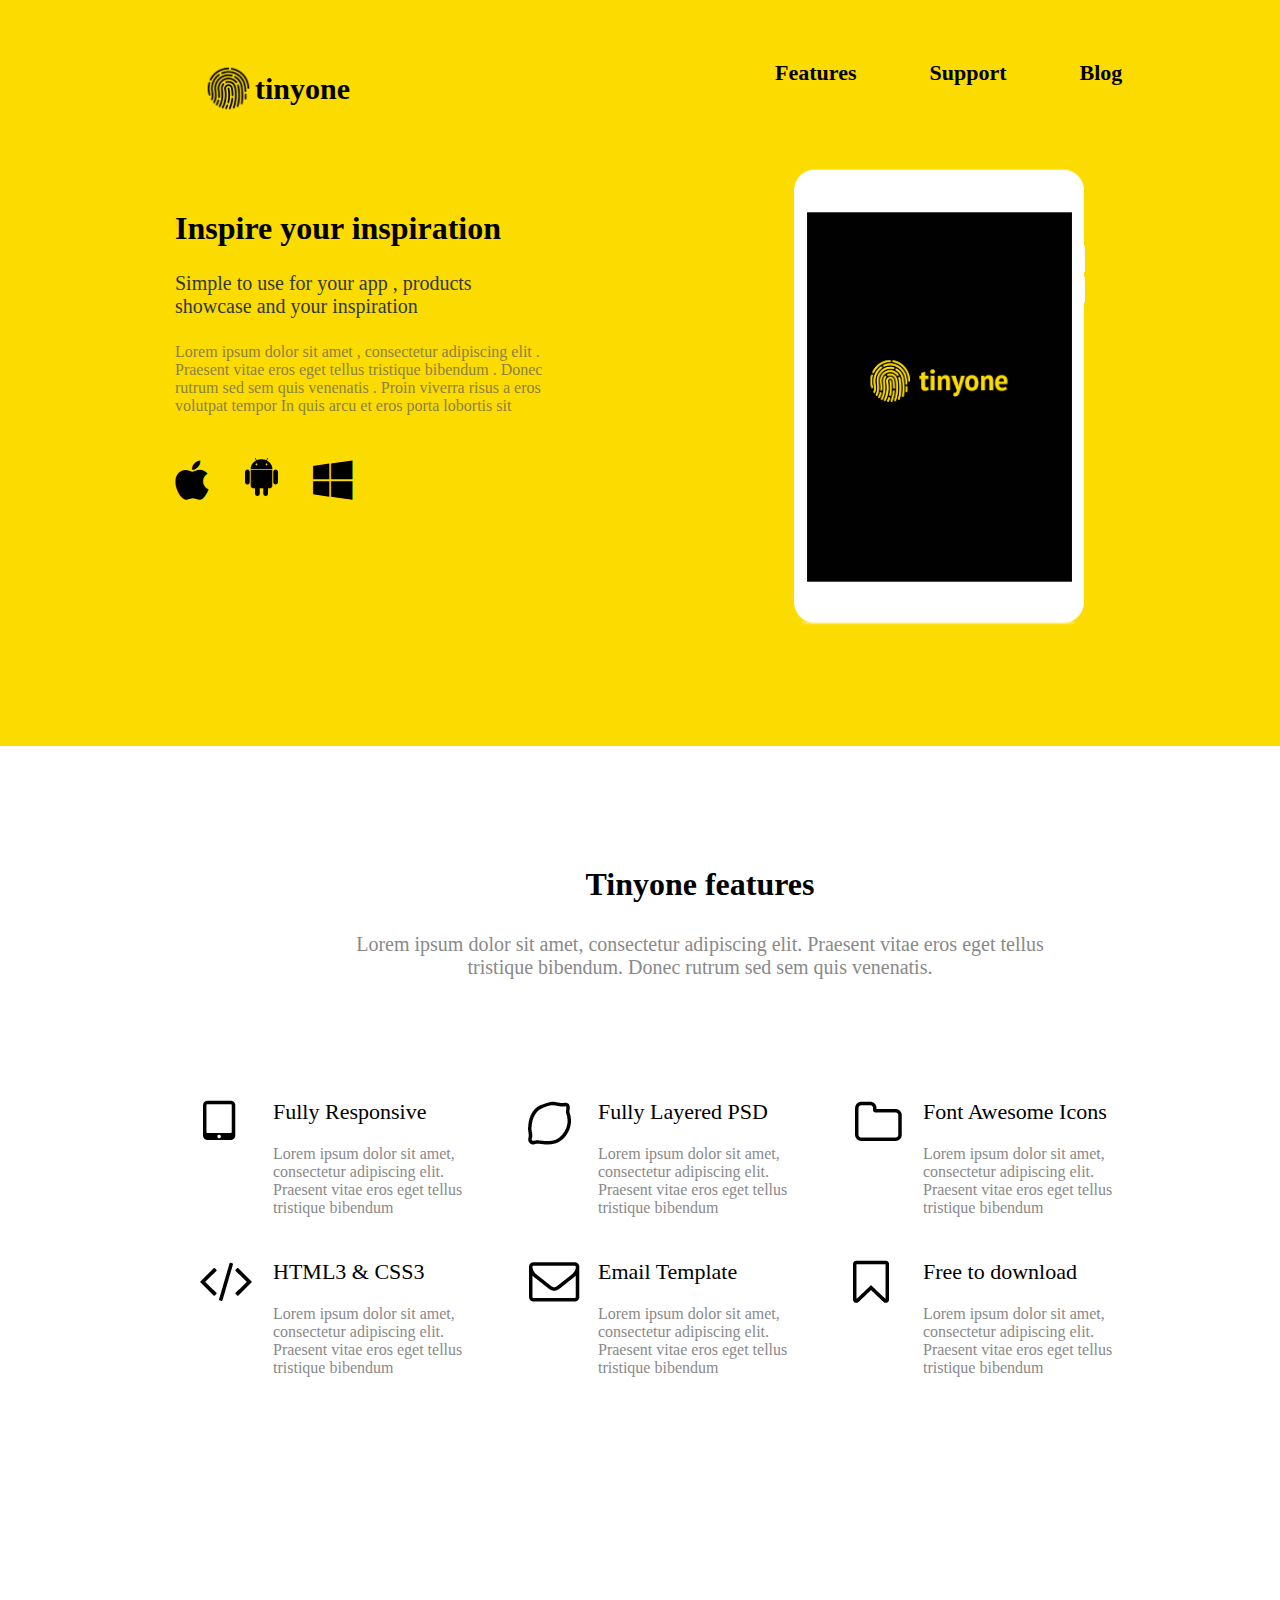
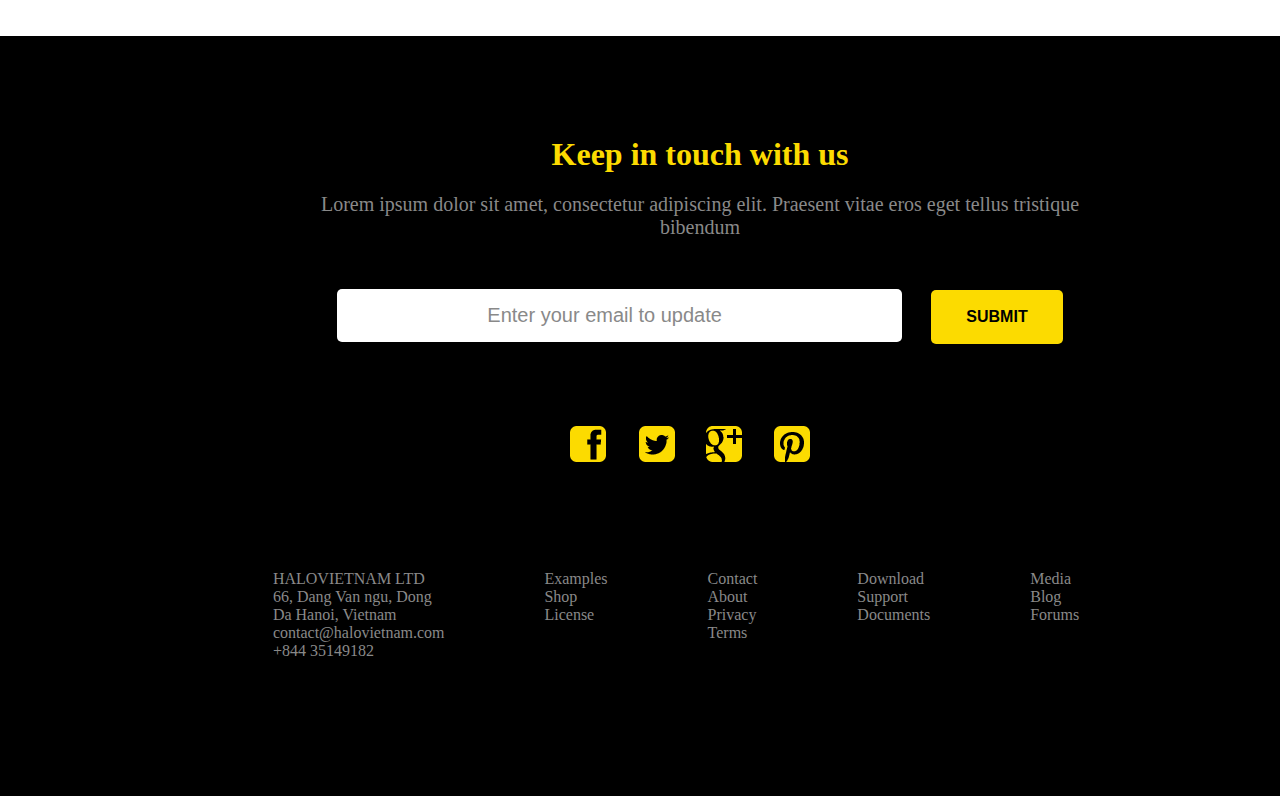
<file: TH html 1/index.html>
<!DOCTYPE html>
<html>
<head>
	<meta charset="utf-8">
	<meta http-equiv="X-UA-Compatible" content="IE=edge">
	<meta name="viewport" content="width=device-width, initial-scale=1.0">
	<title>thực hành html 1</title>

	<link rel="stylesheet" href="style.css">
	<link rel="stylesheet" type="text/css" href="font-awesome\css\all.css">
	<script type="java.js"></script>
</head>
<body>
	
	<div class="div1">

		<div id="khoi">
			<img src="images/van.png">
			<p><b>tinyone</b></p>
			<a href="">Features</a>
			<a href="">Support</a>
			<a href="">Blog</a>
		</div> <!-- end khoi  -->

		<div id="content">
			
			<img id="ipad" src="images/ipad01.png">
			<p id="p1"><b>Inspire your inspiration</b> </p>
			<p id="p2">Simple to use for your app , products 
			<br>showcase and your inspiration</p>
			<p id="pct">Lorem ipsum dolor sit amet , consectetur adipiscing elit .
			<br> Praesent vitae eros eget tellus tristique bibendum . Donec 
			<br>rutrum sed sem quis venenatis . Proin viverra risus a eros 
			<br>volutpat tempor In quis arcu et eros porta lobortis sit</p><br>
			<i class="fab fa-apple"></i> 
			<img id="android" src="images/android.png">
			<i class="fab fa-windows"></i>
			
		</div> <!-- end content -->
		
	</div> <!-- end div1 -->

	<div class="div2">

		<h2>Tinyone features</h2>
		<p id="p3">Lorem ipsum dolor sit amet, consectetur adipiscing elit. Praesent vitae eros eget tellus<br> tristique bibendum. Donec rutrum sed sem quis venenatis.</p>

	  <div id="content1">
		<div class="tin">
		<img src="images/1.png">
		<p class="p">Fully Responsive </p>
		 <p class="pt">Lorem ipsum dolor sit amet, consectetur adipiscing elit. Praesent vitae eros eget tellus tristique bibendum</p></div>

		 <div class="tin">
	 	<img src="images/2.png">
		<p class="p">Fully Layered PSD</p>
		<p class="pt">Lorem ipsum dolor sit amet, consectetur adipiscing elit. Praesent vitae eros eget tellus tristique bibendum</p>	</div>

		<div class="tin">
		<img src="images/3.png">
		<p class="p">Font Awesome Icons</p>
		<p class="pt">Lorem ipsum dolor sit amet, consectetur adipiscing elit. Praesent vitae eros eget tellus tristique bibendum</p>	</div>

		 <div class="tin">
	 	<img src="images/4.png">
		<p class="p">HTML3 & CSS3</p>
		<p class="pt">Lorem ipsum dolor sit amet, consectetur adipiscing elit. Praesent vitae eros eget tellus tristique bibendum</p>	</div>

		<div class="tin">
		<img src="images/5.png">
		<p class="p">Email Template</p>
		<p class="pt">Lorem ipsum dolor sit amet, consectetur adipiscing elit. Praesent vitae eros eget tellus tristique bibendum</p>	</div>

		<div class="tin">
		<img src="images/6.png">
		<p class="p">Free to download</p>
		<p class="pt">Lorem ipsum dolor sit amet, consectetur adipiscing elit. Praesent vitae eros eget tellus tristique bibendum</p>	</div>

	  </div><!-- end content1 -->

	</div><!-- end div2 -->

	<div class="div3">
		<div id="content2">
			<h2>Keep in touch with us </h2>
			<p >Lorem ipsum dolor sit amet, consectetur adipiscing elit. Praesent vitae eros eget tellus tristique bibendum </p>


			<input type="text" name="fullname" value="Enter your email to update" 
			>
			<button id="submit">SUBMIT</button>
			<br>
			<img src="images/logo.png">
		</div><!-- end content2 -->

		<div id="content3">
			<p> HALOVIETNAM LTD 66, Dang Van ngu, Dong Da Hanoi, Vietnam contact@halovietnam.com +844 35149182</p>
			<p>Examples Shop License</p>
			<p>Contact About  Privacy Terms </p>
			<p>Download Support Documents</p>
			<p>Media Blog Forums</p>		
			
		</div><!-- end content3 -->
	</div><!-- end div3 -->

</body>
</html>
</file>
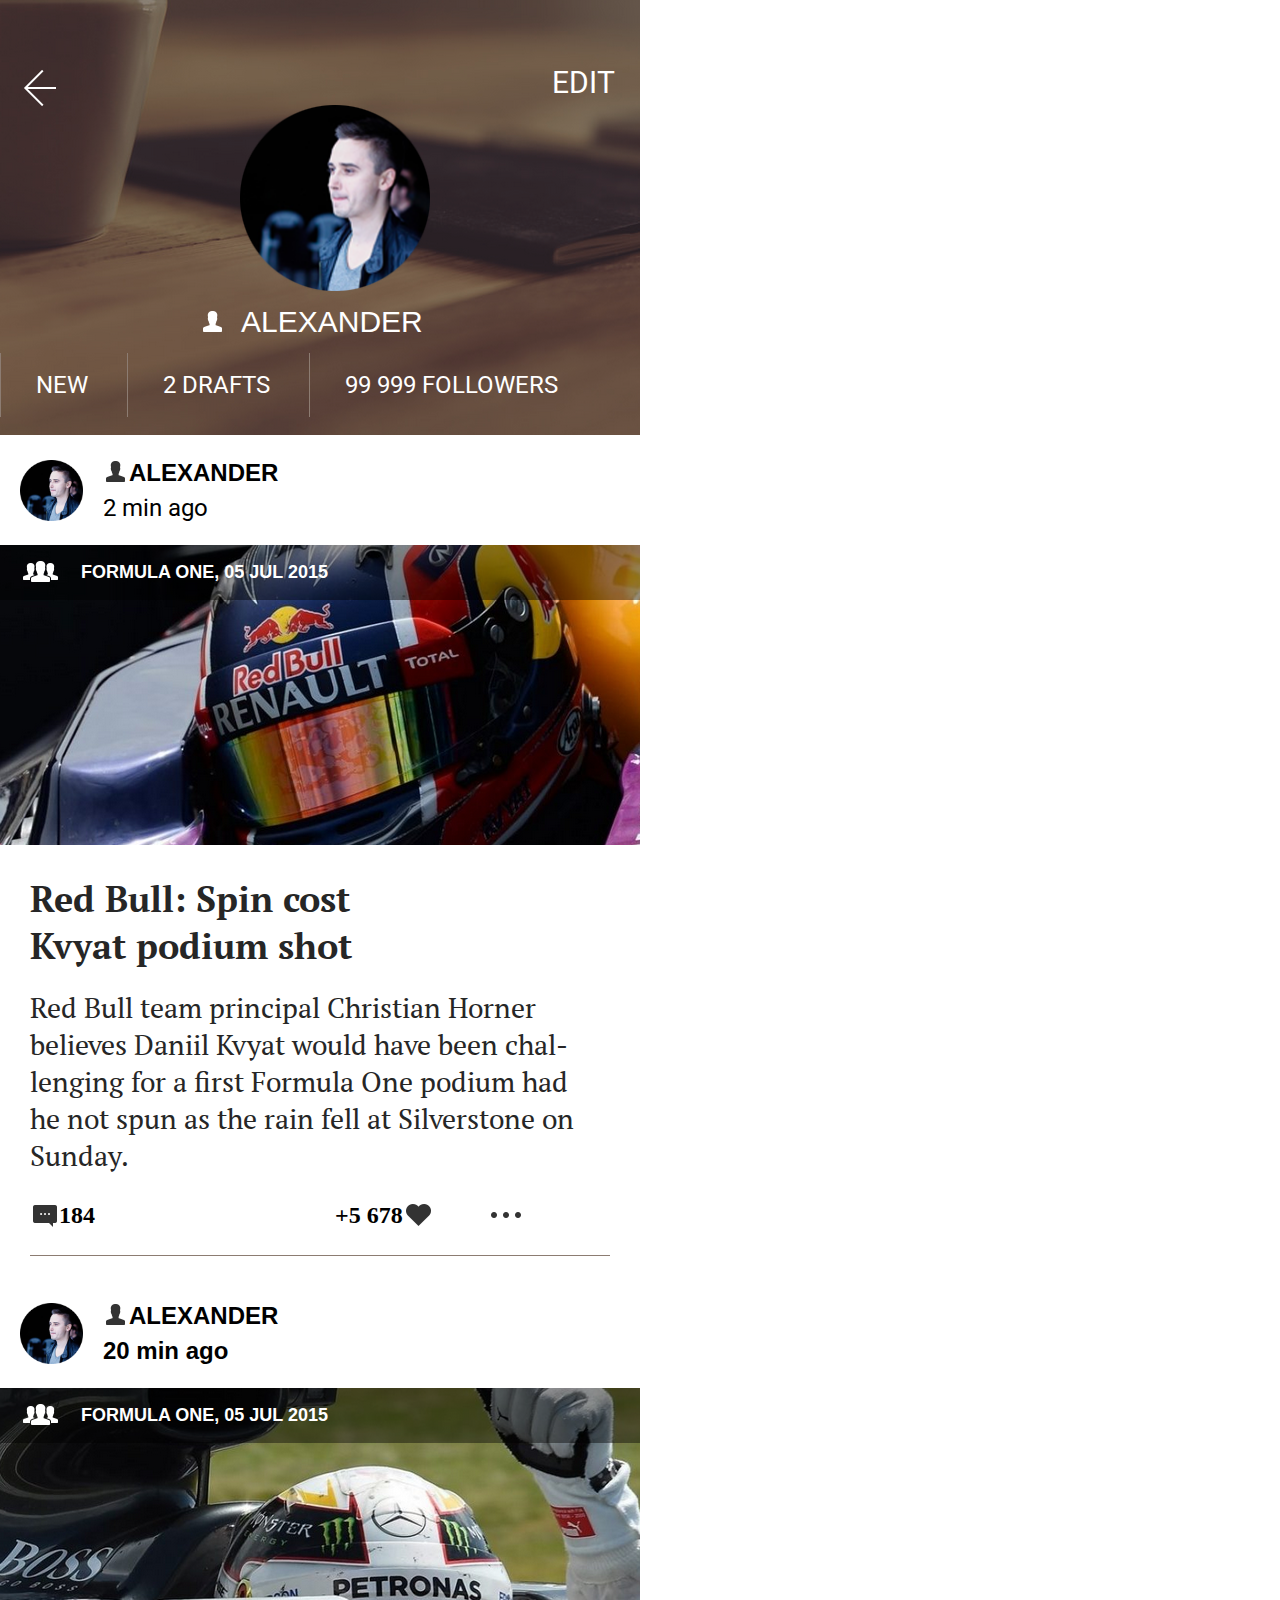
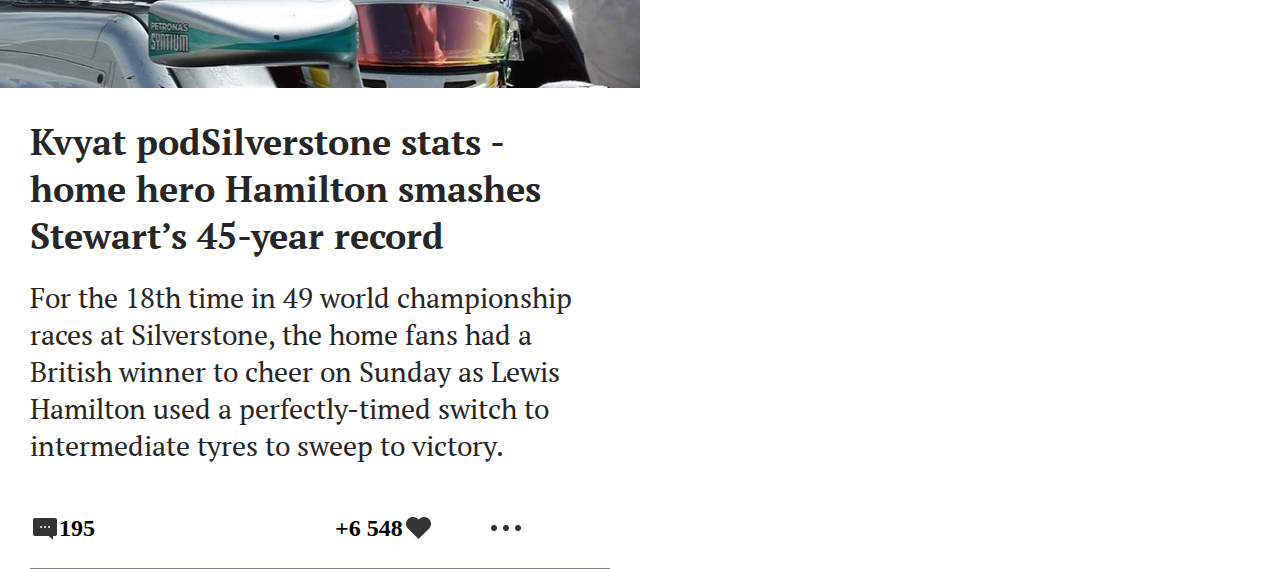
<file: TH html2/index.html>
<!DOCTYPE html>
<html>
<head>
	<meta charset="utf-8">
	<meta http-equiv="X-UA-Compatible" content="IE=edge">
	<meta name="viewport" content="width=device-width, initial-scale=1.0">
	<title>thực hành html 2</title>

	<link rel="stylesheet" href="style.css">

	<link rel="preconnect" href="https://fonts.googleapis.com">
	<link rel="preconnect" href="https://fonts.gstatic.com" crossorigin>
	<link href="https://fonts.googleapis.com/css2?family=PT+Serif&display=swap" rel="stylesheet">
	<link href="https://fonts.googleapis.com/css2?family=Montserrat:wght@100&display=swap" rel="stylesheet">
<link href="https://fonts.googleapis.com/css2?family=Roboto:wght@100&display=swap" rel="stylesheet">


</head>
<body>
		<div class="alexander">

			<img id="back" src="images/backicon.png">
			<p id="exit">EDIT</p>
			<img id="avata" src="images/avata.png"><br>
			<img id="menber1" src="images/menber1.png">
			<p id="p1">ALEXANDER</p><br>
			

			<div id="but">
				<button>NEW</button>
				<button>2 DRAFTS</button>
				<button>99 999 FOLLOWERS</button>
			</div><!-- end button -->
		</div><!-- end alexander -->


		<div class="content">
			<div class="name">
				<img id="name-avata" src="images/avata.png" alt="">
				<div class="name1">
					<img src="images/member2.png">
					<p class="p2">ALEXANDER</p>
					<br>
					<p class="time">2 min ago</p>
				</div><!--  end name1 -->
			</div><!--  end name -->


		    	<div class="member">
			    	<img src="images/member3.png">
			    	<p >formula one, 05 Jul 2015</p>
		    	</div> <!-- end member  -->
		    		<div class="photo1"></div>
		    	
		    	<div class="post">
			    	<p class="p3">Red Bull: Spin cost 
			    	<br> Kvyat podium shot</p>
			    	<p class="p4">Red Bull team principal Christian Horner believes Daniil Kvyat would have been chal- lenging for a first Formula One podium had he not spun as the rain fell at Silverstone on Sunday.</p>
		    	</div> <!-- end post  -->

		    	<div class="function">
			    	<img src="images/commenicon.png">
			    	<p>184</p>
			    	<p class="p5">+5 678</p>
			    	<img src="images/likeicon.png">
			    	<img class="img1" src="images/moreicon.png">
			    </div> <!-- end function  -->
		</div><!-- end content -->


		<div class="content">
			<div class="name">

				<img id="name-avata" src="images/avata.png" alt="">
				<div class="name1">
				<img src="images/member2.png">
				<p class="p2">ALEXANDER</p>
				<br>
				<p class="p2">20 min ago</p></div>
			</div><!--  end name -->

		    	<div class="member">
			    	<img src="images/member3.png">
			    	<p >formula one, 05 Jul 2015</p>
		    	</div> <!-- end member  -->
		    		<div class="photo2"></div>
		     
		    	<div class="post">
			    	<p class="p3">Kvyat podSilverstone stats - home hero Hamilton smashes Stewart’s 45-year record</p>
			    	<p class="p4">For the 18th time in 49 world championship races at Silverstone, the home fans had a British winner to cheer on Sunday as Lewis Hamilton used a perfectly-timed switch to intermediate tyres to sweep to victory.</p>
		    	</div> <!-- end post  -->

		    	<div class="function" id="function1">
			    	<img src="images/commenicon.png">
			    	<p>195</p>
			    	<p class="p5">+6 548</p>
			    	<img src="images/likeicon.png">
			    	<img class="img1" src="images/moreicon.png">
			    </div> <!-- end function  -->
		</div><!-- end content -->
	
	
</body>
</html>
</file>
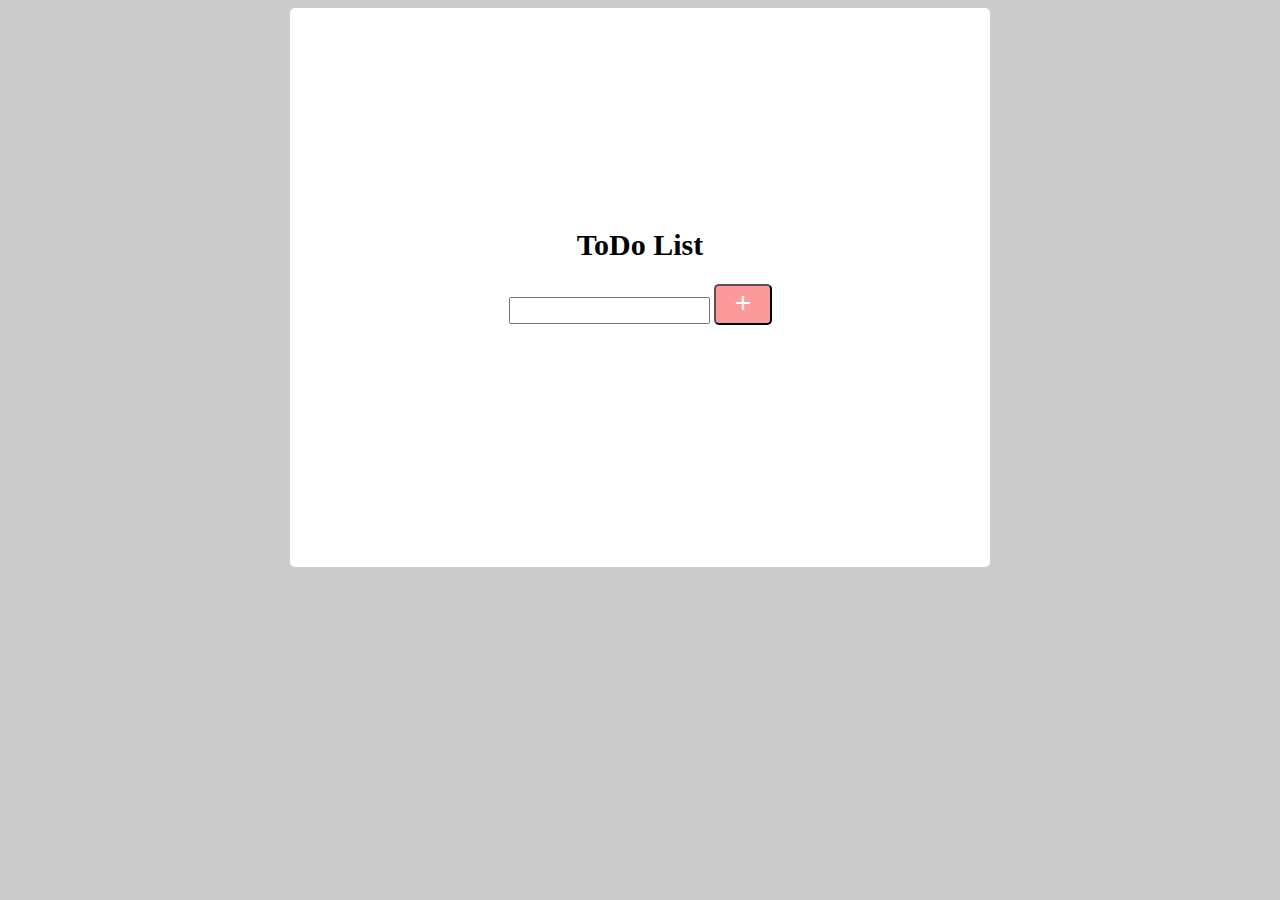
<file: ToDoList _NguyenHai/Jquery/index.html>
<!DOCTYPE html>
<html>
<head>
	<meta charset="utf-8">
	<meta http-equiv="X-UA-Compatible" content="IE=edge">
	<title>ToDo List Jquery</title>
	<link rel="stylesheet" type="text/css" href="style.css">
    <script src="https://ajax.googleapis.com/ajax/libs/jquery/3.5.1/jquery.min.js"></script>
	<script src="site-jquery.js"></script>
	<link href="https://fonts.googleapis.com/icon?family=Material+Icons" rel="stylesheet">
</head>
	<body>
	<div class="container">
		<h1>ToDo List</h1>
	    <div id="form-add-todo" class="form-add-todo">
		   	
		    <input type="text" id="new-todo-item" class="new-todo-item" name="todo" />
		    <button id="add-todo-item" class="add-todo-item"><i class="material-icons">add</i></button> 
		    
	 	</div>

 	<div id="form-todo-list">
   		<ul id="todo-list" class="todo-list" > 
   			
   	    </ul>
   </div>
 </div>
      
	</body>
</html>
</file>
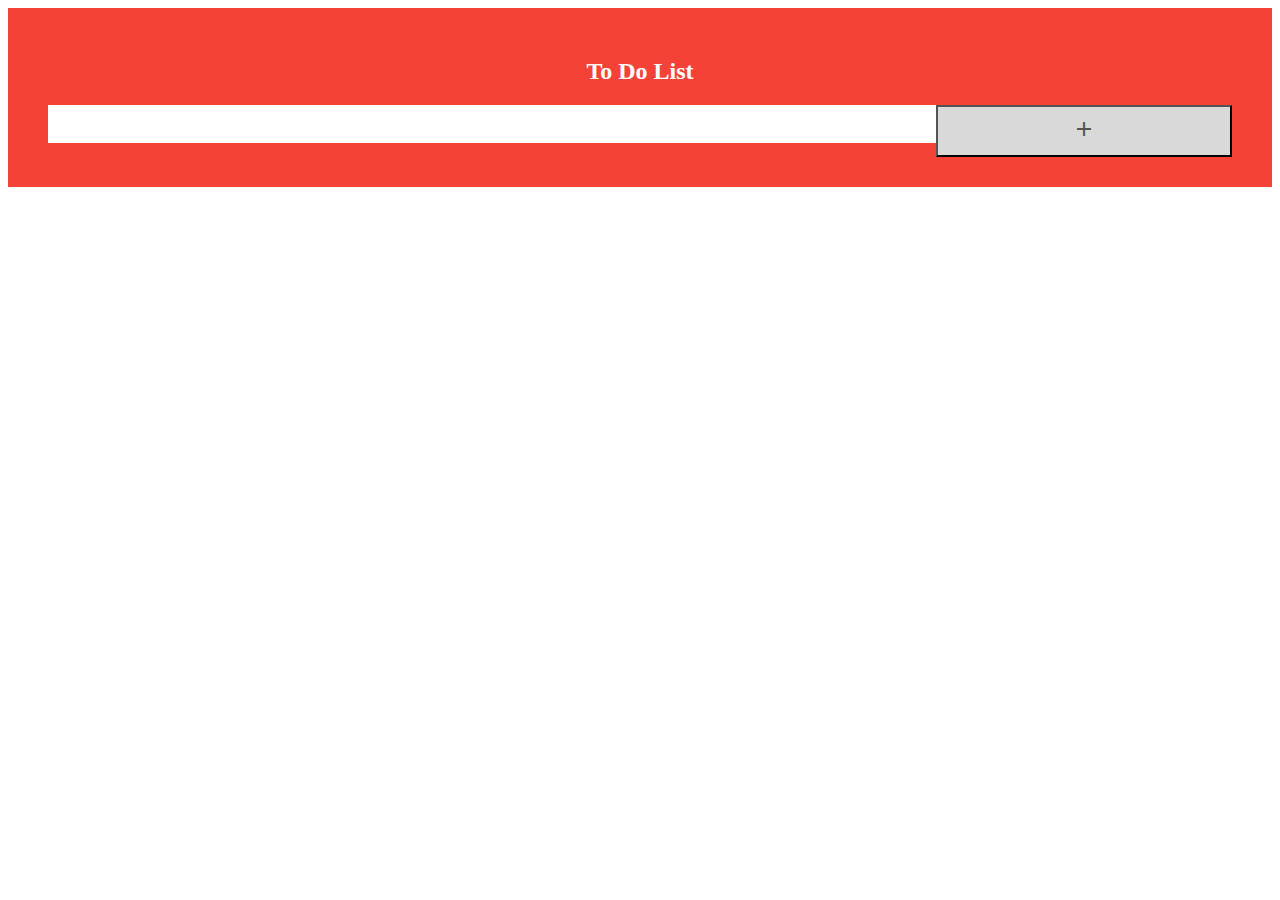
<file: ToDoList _NguyenHai/Non_Jquery/index.html>
<!DOCTYPE html>
<html>
<head>
<meta name="viewport" content="width=device-width, initial-scale=1">
<link rel="stylesheet" type="text/css" href="style.css">
<link href="https://fonts.googleapis.com/icon?family=Material+Icons" rel="stylesheet">
</head>
<body>

<div id="myDIV" class="header">
  <h2 >To Do List</h2>
  <input type="text" id="myInput" >
  
  <button  onclick="newElement()" class="addBtn"><i class="material-icons">add</i></button> 
</div>

<ul id="myUL">
 
</ul>

<script type="text/javascript" src="site-non-jquery.js"></script>


</body>
</html>
</file>
<file: TH html 1/style.css>
*{
	margin: 0;
	padding: 0;
	border: none;
}
p {
	font-family: Myriad Pro;
}


.div1{
	width: 1400px;
	height: 746px;
	background: #FCDB00;
	
}

#khoi{
	padding-top: 60px;
	padding-left: 200px;
	width: 930px;
	height: 100px;
	display: flex;
	
}
#khoi img{
	width: 55px;
	height: 55px;
}
#khoi p{
	margin-top: 12px;
	margin-right: 425px;
	font-size: 30px;
}
#khoi a{
	margin-right: 73px;
    font-family: Myriad Pro;
	font-size: 22px;
	font-weight: bolder;
	color: black;
	text-decoration: none; /* bo gach chan  */
}

#content {
	width: 920px;
	height: 480px;
	margin-left: 175px; 
	overflow: hidden;
	
}
#ipad{
	width: 312px;
	height: 473px;
	float: right;
}
#content p{
	margin-bottom: 25px;
	
}
#p1{
	font-size: 32px;
	margin-top: 50px;
	margin-right: 400px;
}
#p2{
	font-size: 20px;
	color: #313841;
}
#pct{
	font-size: 16px;
	color:#8d8144;
}
#content i{
	font-size: 45px;
	
}
#android {
	margin-left: 30px;
	margin-right: 30px;
}


.div2{
	width: 1400px;
	height: 770px;
	background: white;
	text-align: center;
}
.div2 h2{
	margin-top: 120px;
	font-size: 32px;
	font-weight: bolder;
	font-family: Myriad Pro;
}
#p3{
	margin-top: 30px;
	font-size: 20px;
	color: #898989;
}

#content1{
	width: 1000px;
	height: 340px;
	margin-top: 90px;
	display: inline-block

}

.tin{
	width: 300px;
	height: 130px;
	margin-right: 25px;
	margin-top: 30px;
	box-sizing: border-box;
	overflow: hidden;
	float: left;
}
.tin img{
	float: left;
}
.p{
	margin-left: 73px;
	margin-bottom: 20px;
	font-size: 22px;
    text-align: left;
}
.pt{
	margin-left: 73px;
	font-size: 16px;
	text-align: left;
	color: #898989;
	font-weight: normal;
}
.tin i{
	font-size: 40px;
    float: left;
}

.div3{
	background: black;
	width: 1400px;
	height: 760px;
	text-align: center;
}

#content2{
	width: 765px;
	height: 320px;
	padding-top: 100px;
	display: inline-block
}

.div3 h2{
	font-size: 32px;
	font-weight: bolder;
	color: #FCDB00;
	font-family: Myriad Pro;
}
.div3 p{
	margin-top: 20px;
	margin-bottom: 50px;
	font-size: 20px;
	color: #898989;
}
.div3 img{
	margin-top: 80px;
	margin-right: 20px;
	font-size: 40px;
	
}

input{
	font-size: 20px;
    border-radius: 5px;
    padding: 15px 150px;
    color:#898989 ;   
}


button{
	margin-left: 25px;
	font-size: 16px;
	background: #FCDB00;
	border-radius: 5px;
	padding: 18px 35px;
	font-weight: bolder;
	
}

#content3 {
	width: 852px;
	height: 150px;
	margin-left: 300px;
	margin-top: 80px;
	display: flex;
	justify-content: center;
	align-items: normal;
}

#content3 p{
	font-size: 16px;
	margin-right:100px ;
	 text-align: left;
}
</file>
<file: TH html2/style.css>
*{
	margin: 0;
	padding: 0;
	border: none;
}

/* div.alexander */
.alexander{
	width: 640px;
	height: 370px;
	background-image: url('images/background.png') ;
	background-color: rgba(0, 0, 0, 0.4);
	background-blend-mode: multiply;  /* trộn img vs cl*/
	padding-top: 65px;
    display: block;
}

#exit{
	font-size: 30px;
	font-family: 'Roboto', sans-serif;
	color: white;
	float: right;
    margin-right: 25px;
}
#back{
	float: left;
	margin-left: 20px;
}

#avata{
	margin-top: 40px;
	padding-left: 180px;
	margin-bottom: 10px;
	width: 190px;
	height: 186px;
	
}
#menber1{
	float: left;
	padding-left: 200px;
	margin-top: 4px;
	margin-right: 15px;

}
#p1{
	float: left;
	font-size: 30px;
	color: white;
	font-family: Arial;

}
#but{
	padding-top: 30px;

}
button{
	border-left: 1px solid #8c7c72; /* | */
	font-family: 'Roboto', sans-serif;
	font-size: 24px;
	background-color: Transparent;
    color: white;
	padding: 18px 35px;
		
}
/* div content*/
.content{
	width: 640px;
	height: 843px;

}
.name{
	width: 640px;
	height: 110px;
	background-color: white;
	display: flex;
	flex-wrap :wrap;
	align-items: center;
}
.name1{
	width: 180px;
	height: 70px;
	margin-left: 20px;
	display: flex;
	flex-wrap :wrap;
	align-items: center;
}
#name-avata{
	width: 63px;
	height: 61px;
	margin-left: 20px;
}
.p2{
	font-size: 24px;
	font-family: Arial;
	font-weight: bold;
}
.time{
	font-size: 24px;
	font-family: 'Roboto', sans-serif;
}

.member{
	width: 640px;
	height: 55px;
	background-color: #0000006b;
	position: absolute;
	z-index: 1;
	display: flex;
	flex-direction : row;
	align-items: center;
   
}
.photo1{
	width: 640px;
	height: 300px;
	background-image: url('images/photo1.png') ;
	position: relative;
}
.photo2{
	width: 640px;
	height: 300px;
	background-image: url('images/photo2.png') ;
	position: relative;
}
.member p{
	display: block;
	font-size: 18px;
	font-family: Arial;
	font-weight: bold;
	text-transform: uppercase;
	text-decoration: none;
	color: white;
	align-self: center;
   margin-left: 20px;
}
.member img{
	margin-left: 20px;
}
/* div post*/
.post{
	width: 568px;
	height: 300px;
	margin-left: 30px;
	margin-top: 30px;
}

.p3{
	font-size: 36px;
	font-weight: bold;
	margin-bottom: 20px;
	color: #262626;
	font-family: 'PT Serif', serif;
}
.p4{
	font-size: 28px;
	color: #262626;
	font-family: 'PT Serif', serif;
}
/* div function*/
.function{
	width: 580px;
	height: 80px;
	display: flex;
	flex-direction : row;
	align-items: center;
	margin-left: 30px;
	border-bottom: 1px solid #8c7c72;
}
.function p{
	font-size: 24px;
	font-weight: bold;
}
.p5{
	margin-left: 240px;
}
.img1{
	margin-left: 55px;
}

#function1{
	margin-top: 70px;
}
</file>
<file: ToDoList _NguyenHai/Jquery/style.css>
body {

background: #ccc;
}

.container{
margin: auto;
padding: 200px;
width: 300px;
background: white;
border-radius: 5px;
text-align: center;
}
h1{
  font-size: 30px;
}

input{
padding: 4px 15px 4px 5px;
}

#add-todo-item{
display: inline-block;
background-color:#fc999b;
color:#ffffff;
border-radius: 5px;
text-align:center;
margin-top:2px;
padding: 5px 15px;
}

#add-todo-item:hover{

opacity: .8;}

ul {
  padding-left: 20px;
  padding: 5px;color:#000;
}

.strike {
  text-decoration: line-through;
}
</file>
<file: ToDoList _NguyenHai/Non_Jquery/style.css>
.container {
  width: 600px;
  margin: auto;
}
/* Chiều cao, chiều dài của phần tử sẽ bao gồm cả padding mà margin của nó */
* {
  box-sizing: border-box;
}
 
/* xóa bỏ padding và margin của thẻ ul*/
ul {
  margin: 0;
  padding: 0;
}
 
/* Định dạng các thẻ li */
ul li {
  cursor: pointer;
  position: relative;
  padding: 12px 8px 12px 40px;
  background: #eee;
  font-size: 18px;
  transition: 0.2s;
  list-style: none;
}
 
/* thiết lập các phần tử li lẻ một màu nền khác */
ul li:nth-child(odd) {
  background: #f9f9f9;
}
 
/* Đổi màu nền thẻ li khi nó được hover */
ul li:hover {
  background: #ddd;
}
 
/* khi thẻ li được chọn thì thêm màu nền và gạch ngang chữ */
ul li.checked {
  background: #888;
  color: #fff;
  text-decoration: line-through;
}
 
/* Thêm vào trước thẻ li một dấu tích khi thẻ được chọn */
ul li.checked::before {
  content: '';
  position: absolute;
  border-color: #fff;
  border-style: solid;
  border-width: 0 2px 2px 0;
  top: 10px;
  left: 16px;
  transform: rotate(45deg);
  height: 15px;
  width: 7px;
}
 
/* Định dạng button xóa công việc */
.close {
  position: absolute;
  right: 0;
  top: 0;
  padding: 12px 16px 12px 16px;
}
 
.close:hover {
  background-color: #f44336;
  color: white;
}
 
/* phần header của danh sách */
.header {
  background-color: #f44336;
  padding: 30px 40px;
  color: white;
  text-align: center;
}
 
/* xóa float của các phần trước header */
.header:after {
  content: "";
  display: table;
  clear: both;
}
 
/* định dạng phần thẻ input */
input {
  border: none;
  width: 75%;
  padding: 10px;
  float: left;
  font-size: 16px;
}
 
/* định dạng button "thêm" */
.addBtn {
  padding: 10px;
  width: 25%;
  background: #d9d9d9;
  color: #555;
  float: left;
  text-align: center;
  font-size: 16px;
  cursor: pointer;
  transition: 0.3s;
}
 
.addBtn:hover {
  background-color: #bbb;
}
</file>
